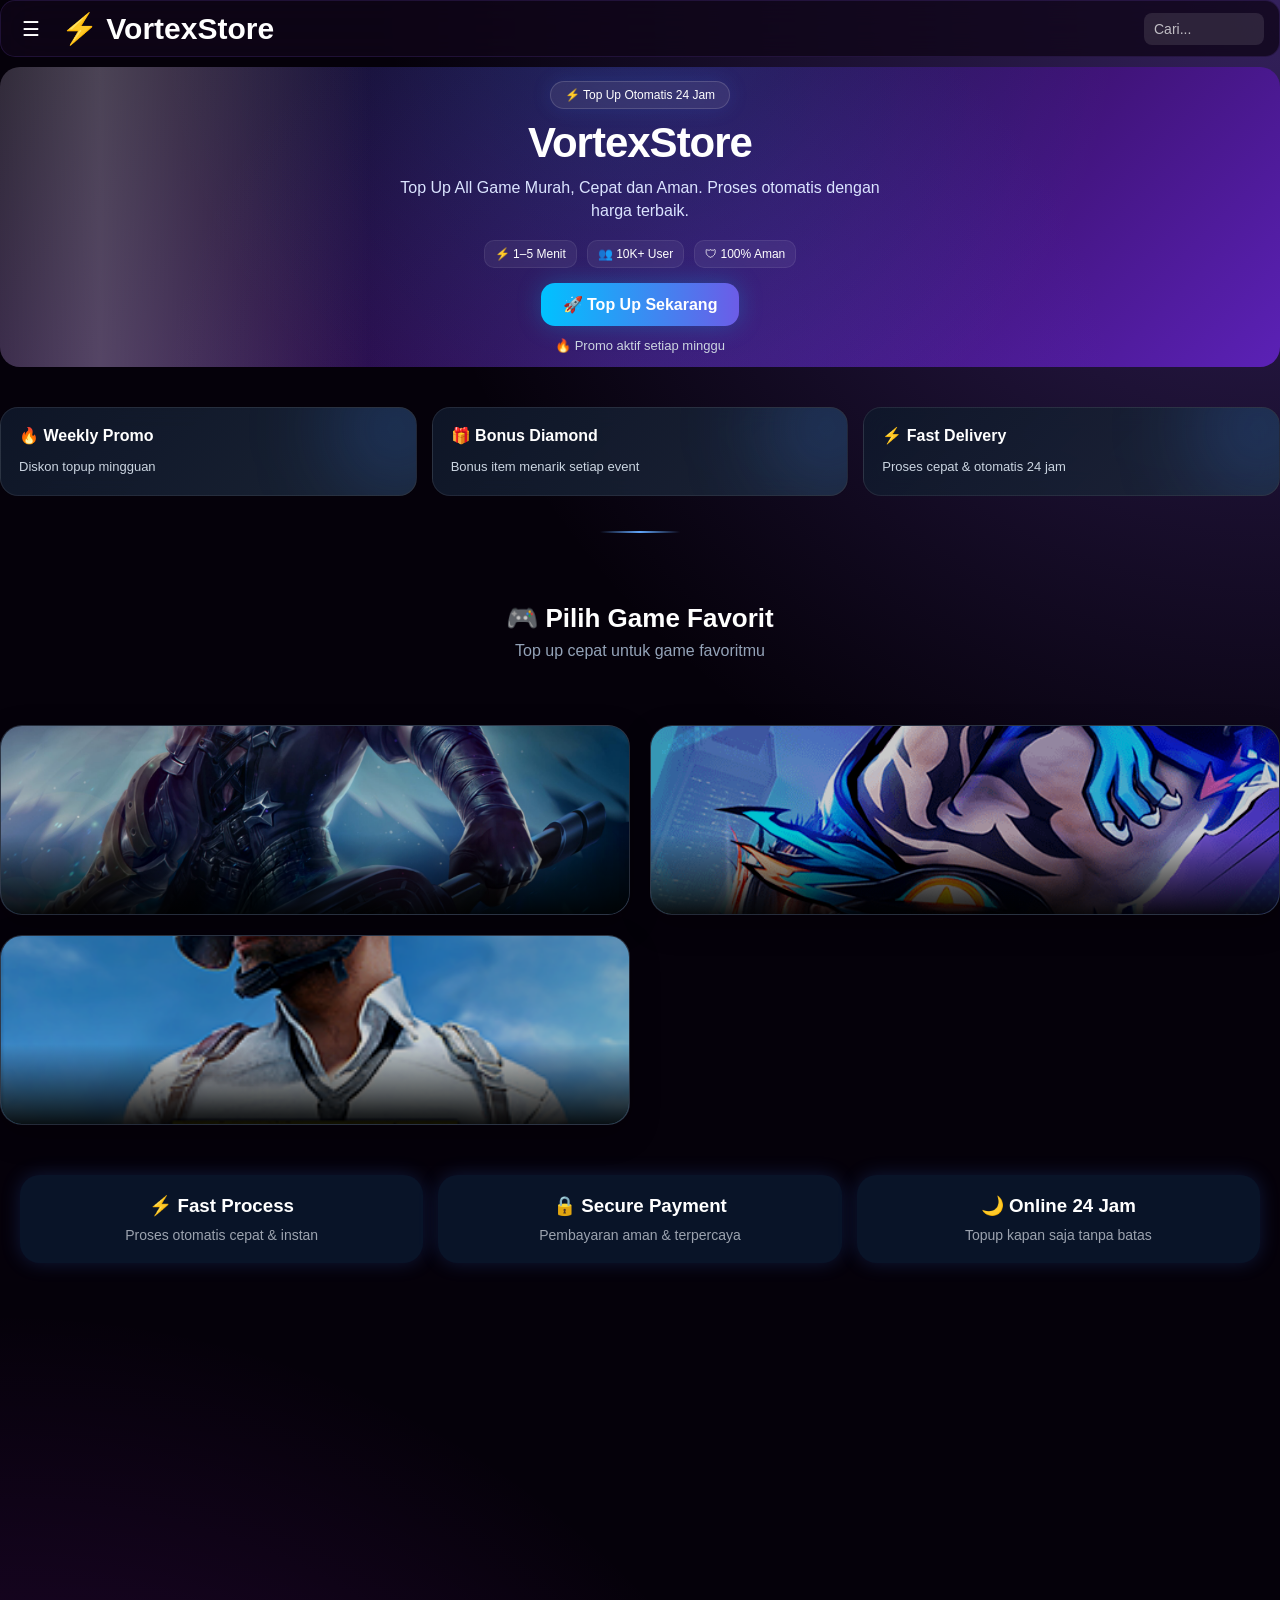
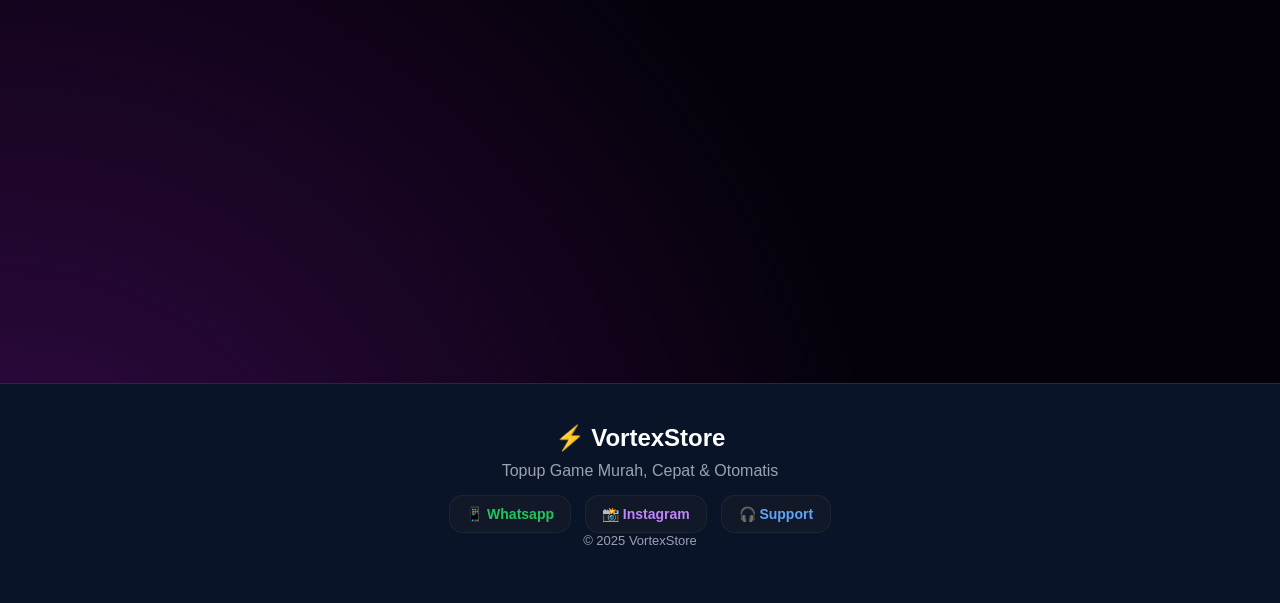
<file: public/index.html>
<!DOCTYPE html>
<html lang="id">

<head>
<meta charset="UTF-8">
<meta name="viewport" content="width=device-width, initial-scale=1.0">

<title>VortexStore</title>

<link rel="stylesheet" href="css/style.css">
  
</head>

<body>

<header class="navbar">

<div class="menu-btn"
onclick="toggleMenu()">
☰
</div>

<div class="logo">
⚡ VortexStore
</div>

<div class="search-container">

<input
type="text"
id="searchInput"
placeholder="Cari..."
onkeyup="searchProducts()">

</div>

</header>

<div class="overlay"
id="overlay"
onclick="toggleMenu()"></div>

<nav class="side-menu"
id="mobileMenu">

<div class="close-btn"
onclick="toggleMenu()">

✕

</div>

<a href="#">Home</a>

<a href="#">Topup Game</a>

<a href="#">Cek Transaksi</a>

<a href="#">Contact</a>

</nav>

<!-- HEADER -->

<!-- PRODUCTS -->

<div class="hero-banner">

  <div class="hero-content">

    <div class="hero-badge">⚡ Top Up Otomatis 24 Jam</div>

    <h1>VortexStore</h1>

    <p>Top Up All Game Murah, Cepat dan Aman. Proses otomatis dengan harga terbaik.</p>

    <div class="hero-meta">
      <span>⚡ 1–5 Menit</span>
      <span>👥 10K+ User</span>
      <span>🛡 100% Aman</span>
    </div>

    <a href="#topup" class="cta-btn">🚀 Top Up Sekarang</a>

    <div class="hero-subtext">
🔥 Promo aktif setiap minggu
    </div>

  </div>

</div>

<div class="mini-event">

<div class="event-card">

<div class="event-text">

<h3>
🔥 Weekly Promo
</h3>

<p>
Diskon topup mingguan
</p>

</div>

</div>

<div class="event-card">

<div class="event-text">

<h3>
🎁 Bonus Diamond
</h3>

<p>
Bonus item menarik setiap event
</p>

</div>

</div>

<div class="event-card">

<div class="event-text">

<h3>
⚡ Fast Delivery
</h3>

<p>
Proses cepat & otomatis 24 jam
</p>

</div>

</div>

</div>

<div class="section-divider"></div>

<h2 class="section-title">
🎮 Pilih Game Favorit
</h2>

<p class="section-subtitle">
Top up cepat untuk game favoritmu
</p>

<div class="game-grid">

<div class="game-card"
onclick="window.location.href='Mobile_Legends.html'">

<img src="images/ml.jpg">

</div>

<div class="game-card"
onclick="window.location.href='Free_Fire.html'">

<img src="images/ff.png">

</div>

<div class="game-card"
onclick="window.location.href='PUBG.html'">

<img src="images/pubg.jpg">

</div>

</div>

<section class="features">

<div class="feature-box">
<h3>⚡ Fast Process</h3>
<p>Proses otomatis cepat & instan</p>
</div>

<div class="feature-box">
<h3>🔒 Secure Payment</h3>
<p>Pembayaran aman & terpercaya</p>
</div>

<div class="feature-box">
<h3>🌙 Online 24 Jam</h3>
<p>Topup kapan saja tanpa batas</p>
</div>

</section>

<div class="products" id="products"></div>

<!-- SCRIPT -->

<div class="popup" id="popup">

<div class="popup-box">

<h2 id="productName">
Mobile Legends
</h2>

<div class="product-price" id="productPrice">
Rp 0
</div>

<div id="serverBox">

<input
type="text"
id="UserId"
placeholder="Masukkan User ID"
onkeyup="checkNickname()">

</div>

<div id="serverBox">

<input
type="text"
id="serverId"
placeholder="Masukkan Server ID"
onkeyup="checkNickname()">

</div>

<div id="nicknameBox">
Nickname: -
</div>

<div class="loading" id="loading">
Memproses transaksi...
</div>

<div class="result-box" id="resultBox">
Status transaksi
</div>

<button onclick="submitOrder()">
Checkout
</button>

<button class="close-btn"
onclick="closePopup()">
Tutup
</button>

</div>

</div>

<footer class="footer">

<h2>⚡ VortexStore</h2>

<p>
Topup Game Murah, Cepat & Otomatis
</p>

<div class="footer-links">

<a href="javascript:void(0)"
style="color:#22c55e;">

📱 Whatsapp

</a>

<a href="javascript:void(0)"
style="color:#c084fc;">

📸 Instagram

</a>

<a href="javascript:void(0)"
style="color:#60a5fa;">

🎧 Support

</a>

</div>

<p class="copyright">
© 2025 VortexStore
</p>

</footer>

<script src="js/script.js"></script>
</body>
</html>
</file>
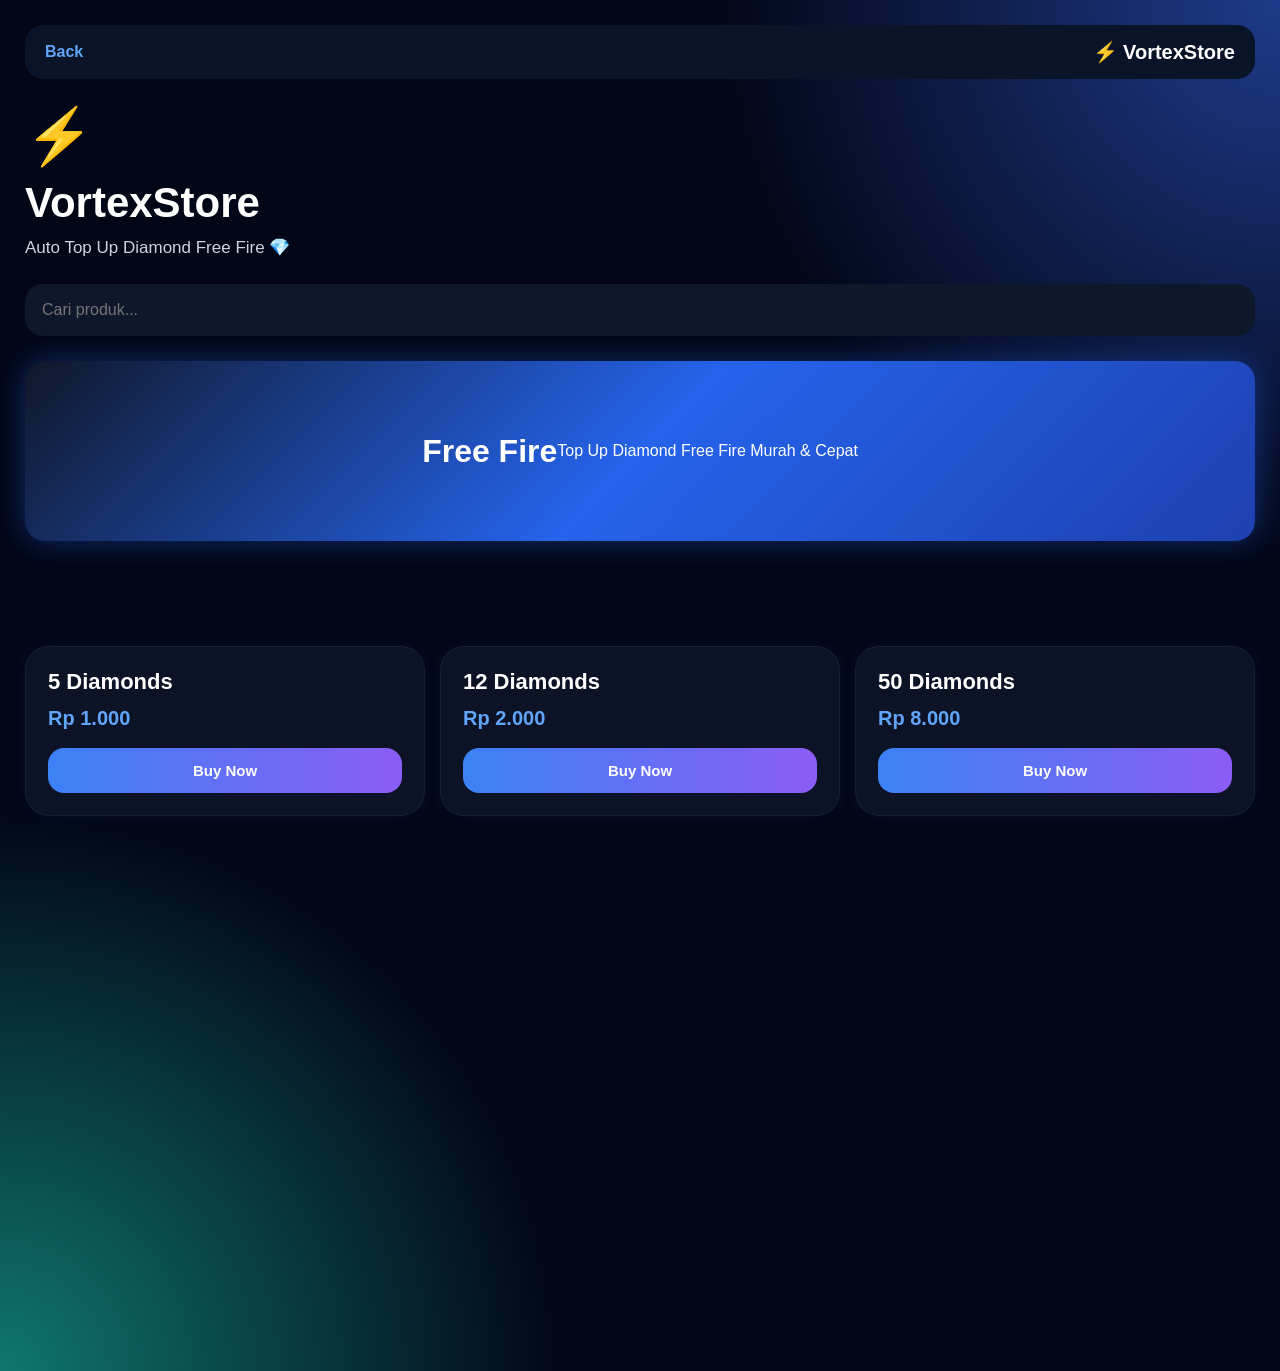
<file: public/Free_Fire.html>
<!DOCTYPE html>
<html lang="id">

<head>
<meta charset="UTF-8">
<meta name="viewport" content="width=device-width, initial-scale=1.0">

<title>VortexStore</title>

<style>

.top-nav{

display:flex;

align-items:center;

justify-content:space-between;

margin-bottom:25px;

padding:15px 20px;

background:#091428;

border-radius:18px;

}

.top-nav a{

color:#60a5fa;

text-decoration:none;

font-weight:bold;

}

.top-nav h2{

color:white;

font-size:20px;

}

.back-btn{

display:inline-block;

margin-bottom:20px;

padding:12px 20px;

border-radius:12px;

background:#111827;

color:white;

text-decoration:none;

font-weight:bold;

transition:.3s;

}

.back-btn:hover{

background:#2563eb;

}

.hero-banner{

position:relative;
height:180px;

border-radius:20px;

overflow:hidden;

margin-bottom:25px;

background:
linear-gradient(
135deg,
position:relative;
z-index:0;
#0f172a,
#1e3a8a,
#2563eb
);

display:flex;
align-items:center;
justify-content:center;

box-shadow:
0 0 25px rgba(37,99,235,0.5);

}

.ml-banner{

background:
linear-gradient(
135deg,
#0f172a,
#2563eb,
#1e40af
);

padding:40px 20px;

border-radius:20px;

margin-bottom:30px;

box-shadow:
0 0 30px rgba(37,99,235,.4);

}

.slide{

position:absolute;

font-size:28px;
font-weight:bold;

color:white;

opacity:0;

transition:1s;

text-align:center;
padding:20px;

}

.slide.active{

opacity:1;

}

*{
margin:0;
padding:0;
box-sizing:border-box;
}

body{
overflow-x:hidden;
min-height:100vh;
display:flex;
flex-direction:column;
}

.products{
display:grid;
grid-template-columns:
repeat(auto-fit,minmax(160px,1fr));

gap:40px;

margin-top:40px;
  
position:relative;
z-index:1;

}

.card{
width:100%;
overflow:hidden;
}

.popup{
position: fixed;
top: 0;
left: 0;
width: 100%;
height: 100%;
background: rgba(0,0,0,0.7);
display: none;
justify-content: center;
align-items: center;
z-index: 9999;
padding: 20px;
box-sizing: border-box;
}

.popup-box{
background:#0f172a;
padding:30px;
border-radius:25px;
width:100%;
max-width:400px;
}

.popup-box input{
width:100%;
max-width:100%;
}

.popup-box button{
width:100%;
max-width:100%;
}

.footer{
margin-top:auto;
}

.game-grid{

display:grid;
grid-template-columns:
repeat(2,1fr);

gap:15px;
margin-bottom:25px;

}

.game-card{

position:relative;
border-radius:18px;
overflow:hidden;
cursor:pointer;
transition:0.3s;
background:#111827;

}

.game-card:hover{

transform:scale(1.03);

}

.game-card img{

width:100%;
height:140px;
object-fit:cover;
display:block;

}

.game-name{

position:absolute;
bottom:0;
left:0;
right:0;

padding:10px;

background:
linear-gradient(
transparent,
rgba(0,0,0,0.9)
);

color:white;
font-weight:bold;
font-size:15px;

}

.game-menu{

display:flex;
gap:10px;
margin-bottom:20px;
flex-wrap:wrap;

}

.game-menu button{

padding:12px 18px;
border:none;
border-radius:12px;
background:#1e293b;
color:white;
cursor:pointer;
font-weight:bold;
transition:0.3s;

}

.game-menu button:hover{

background:#2563eb;

}

#nicknameBox{

margin-top:10px;
padding:10px;
background:#111827;
border-radius:10px;
color:#00ff99;
font-size:14px;

}

.result-box{
display:none;
margin-top:15px;
padding:15px;
border-radius:14px;
text-align:center;
font-weight:bold;
}

.success{
background:#064e3b;
color:#6ee7b7;
}

.failed{
background:#7f1d1d;
color:#fca5a5;
}

.loading{
display:none;
margin-top:15px;
background:#111827;
padding:14px;
border-radius:14px;
text-align:center;
color:#60a5fa;
font-weight:bold;
}

*{
margin:0;
padding:0;
box-sizing:border-box;
font-family:Arial,sans-serif;
}

body{
background:
radial-gradient(circle at top right,#1e3a8a 0%,transparent 30%),
radial-gradient(circle at bottom left,#0f766e 0%,transparent 30%),
#020617;
color:white;
padding:25px;
min-height:100vh;
overflow-x:hidden;
}

/* HEADER */

.header{
margin-bottom:35px;
}

.logo{
font-size:55px;
margin-bottom:10px;
}

.title{
font-size:42px;
font-weight:bold;
margin-bottom:10px;
}

.subtitle{
font-size:17px;
color:#cbd5e1;
}

/* SEARCH */

.search-box{
margin-top:26px;
margin-bottom:25px;
}

.search-box input{
width:100%;
padding:17px;
border:none;
outline:none;
border-radius:18px;
background:#0f172a;
color:white;
font-size:16px;
}

/* PRODUCTS */

.products{

display:grid;
grid-template-columns:repeat(auto-fit,minmax(150px,1fr));
gap:15px;

min-height:700px;

align-content:start;

}

/* CARD */

.card{
background:rgba(15,23,42,0.85);
border:1px solid rgba(255,255,255,0.05);
padding:22px;
border-radius:24px;
backdrop-filter:blur(10px);
transition:0.3s;
box-shadow:
0 0 15px rgba(59,130,246,0.08);
width:100%;
box-sizing:border-box;

}

.card:hover{
transform:translateY(-4px);
box-shadow:
0 0 20px rgba(59,130,246,0.2);
}

.card h2{
font-size:22px;
margin-bottom:12px;
}

.price{
font-size:20px;
font-weight:bold;
color:#60a5fa;
margin-bottom:18px;
}

.buy-btn{
width:100%;
padding:14px;
border:none;
border-radius:16px;
background:linear-gradient(to right,#3b82f6,#8b5cf6);
color:white;
font-size:15px;
font-weight:bold;
cursor:pointer;
transition:0.2s;
}

.buy-btn:hover{
opacity:0.9;
}

/* MOBILE */

@media(max-width:700px){

.products{
grid-template-columns:1fr;
}

.title{
font-size:34px;
}

.popup{
position:fixed;
top:0;
left:0;
width:100%;
height:100%;
background:rgba(0,0,0,0.75);
display:none;
justify-content:center;
align-items:center;
z-index:999;
padding:20px;
}

.popup-box{
background:#0f172a;
width:100%;
max-width:420px;
padding:30px;
border-radius:24px;
border:1px solid rgba(255,255,255,0.05);
box-shadow:
0 0 30px rgba(59,130,246,0.2);
}

.popup-box input::placeholder{
color:#94a3b8;
}

.popup-box h2{
font-size:28px;
margin-bottom:10px;
}

.product-price{
font-size:22px;
font-weight:bold;
color:#60a5fa;
margin-bottom:25px;
}

.popup-box input{
width:100%;
padding:15px;
border:none;
outline:none;
border-radius:14px;
background:#1e293b;
color:white;
font-size:16px;
margin-bottom:15px;
}

.nickname{
background:#111827;
padding:14px;
border-radius:14px;
margin-bottom:20px;
color:#cbd5e1;
}

.popup-box button{
width:100%;
padding:15px;
border:none;
border-radius:14px;
background:linear-gradient(to right,#3b82f6,#8b5cf6);
color:white;
font-size:16px;
font-weight:bold;
margin-top:10px;
cursor:pointer;
}

.close-btn{
background:#ef4444 !important;
}

}

</style>

</head>

<body>

<!-- HEADER -->

<div class="top-nav">

<a href="index.html">
Back
</a>

<h2>⚡ VortexStore</h2>

</div>

<div class="header">

<div class="logo">⚡</div>

<div class="title">
VortexStore
</div>

<div class="subtitle">
Auto Top Up Diamond Free Fire 💎
</div>

<div class="search-box">
<input type="text"
id="searchInput"
placeholder="Cari produk..."
onkeyup="searchProducts()">
</div>

<!-- PRODUCTS -->

<div class="hero-banner ml-banner">

<h1>Free Fire</h1>

<p>
Top Up Diamond Free Fire Murah & Cepat
</p>

</div>
  
</div>

<div class="products" id="products"></div>

<!-- SCRIPT -->

<div class="popup" id="popup">

<div class="popup-box">

<h2 id="productName">Product</h2>

<div class="product-price" id="productPrice">
Rp 0
</div>

<input
type="text"
id="userId"
placeholder="Masukkan User ID"
onkeyup="checkNickname()">

<div id="serverBox">

<input
type="text"
id="serverId"
placeholder="Masukkan Server ID">

</div>

<div id="nicknameBox">
Nickname: -
</div>

<div class="loading" id="loading">
Memproses transaksi...
</div>

<div class="result-box" id="resultBox">
Status transaksi
</div>

<button onclick="submitOrder()">
Checkout
</button>

<button
class="close-btn"
onclick="closePopup()">
Tutup
</button>

</div>
  
</div>

<script>

async function checkNickname(){

const userId =
document.getElementById("userId").value

if(userId.length < 5) return

try{

const response =
await fetch('/nickname',{

method:'POST',

headers:{
'Content-Type':'application/json'
},

body:JSON.stringify({
userId
})

})

const data = await response.json()

document.getElementById(
'nicknameBox'
).innerHTML =
'Nickname: ' + data.nickname

}catch(err){

document.getElementById(
'nicknameBox'
).innerHTML =
'Nickname tidak ditemukan'

}

}


let currentGame = ''
const games = {

ml:[

{
service:"MLA3-S13",
name:"3 Diamonds",
price:"Rp 1.030"
},

{
service:"MLA5-S13",
name:"5 Diamonds",
price:"Rp 1.452"
},

{
service:"MLA10-S13",
name:"10 Diamonds",
price:"Rp 2.904"
}

],

ff:[

{
kode:'FF5',
nama:'5 Diamonds',
harga:'Rp 1.000'
},

{
kode:'FF12',
nama:'12 Diamonds',
harga:'Rp 2.000'
},

{
kode:'FF50',
nama:'50 Diamonds',
harga:'Rp 8.000'
}

],

pubg:[

{
service:"PUBG60",
name:"60 UC",
price:"Rp 15.000"
}

]

}

const productContainer = document.querySelector(".products")

function loadGame(game){

const productContainer =
document.getElementById("products")

productContainer.innerHTML = ""

games[game].forEach(product=>{

productContainer.innerHTML += `

<div class="card">

<h2>${product.nama}</h2>

<div class="price">
${product.harga}
</div>

<button class="buy-btn"
onclick="orderNow(
'${product.kode}',
'${product.nama}',
'${product.harga}'
)">
Buy Now
</button>

</div>

`

})

}


function searchProducts() {

const input = document
.getElementById("searchInput")
.value.toLowerCase()

const cards =
document.querySelectorAll(".card")

cards.forEach(card => {

const text =
card.innerText.toLowerCase()

if(text.includes(input)) {

card.style.display = "block"

} else {

card.style.display = "none"

}

})

}


let selectedService = ''
let selectedPrice = ''
let selectedProduct = ''

function orderNow(service,product,price){

selectedService = service
selectedProduct = product
selectedPrice = price

document.getElementById('popup')
.style.display = 'flex'

const serverBox =
document.getElementById('serverBox')

if(currentGame === 'ml'){

serverBox.style.display = 'block'

}else{

serverBox.style.display = 'none'

}

document.getElementById('productName')
.innerText = product

document.getElementById('productPrice')
.innerText = price

}

function closePopup(){

document.getElementById('popup')
.style.display = 'none'

}

async function submitOrder(){

const userId =
document.getElementById('userId').value

if(!userId){

alert('Lengkapi data')

return

}

document.getElementById('nicknameBox')
.innerText = 'Nickname: Player FF'

document.getElementById('loading')
.style.display = 'block'

try{

const response = await fetch('/order',{

method:'POST',

headers:{
'Content-Type':'application/json'
},

body:JSON.stringify({

userId:userId,
service:selectedService

})

})

const result = await response.json()

document.getElementById('loading')
.style.display = 'none'

alert(JSON.stringify(result))

const resultBox =
document.getElementById('resultBox')

resultBox.style.display = 'block'

if(
result.result == true ||
result.success == true
){

resultBox.className =
'result-box success'

resultBox.innerText =
'✅ Transaksi Berhasil'

}else{

resultBox.className =
'result-box failed'

resultBox.innerText =
'❌ ' + (
result.message ||
'Transaksi Gagal'
)

}

}catch(err){

document.getElementById('loading')
.style.display = 'none'

alert('Server Error')

}

}

const slides =
document.querySelectorAll('.slide')

let currentSlide = 0

setInterval(()=>{

slides[currentSlide]
.classList.remove('active')

currentSlide++

if(currentSlide >= slides.length){

currentSlide = 0

}

slides[currentSlide]
.classList.add('active')

},3000)

loadGame('ff')

</script>
</body>
  </html>
</file>
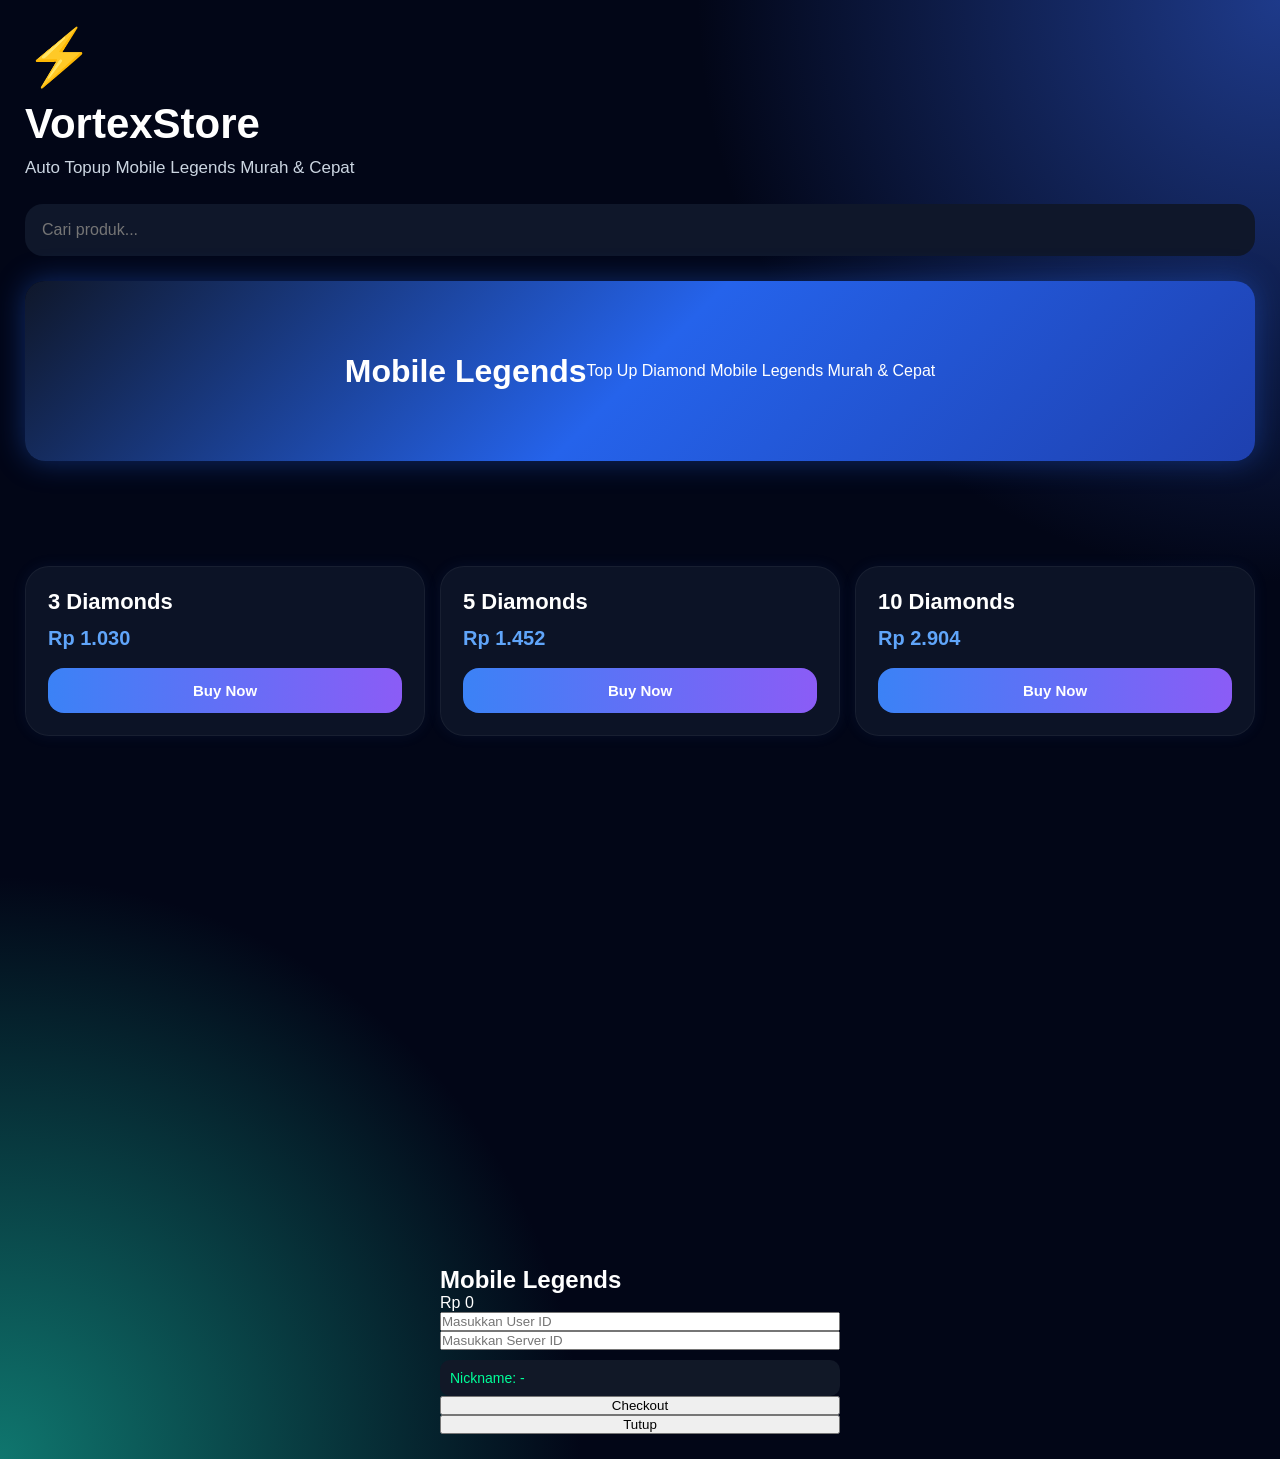
<file: public/ml.html>
<!DOCTYPE html>
<html lang="id">

<head>
<meta charset="UTF-8">
<meta name="viewport" content="width=device-width, initial-scale=1.0">

<title>VortexStore</title>

<style>

.hero-banner{

position:relative;
height:180px;

border-radius:20px;

overflow:hidden;

margin-bottom:25px;

background:
linear-gradient(
135deg,
position:relative;
z-index:0;
#0f172a,
#1e3a8a,
#2563eb
);

display:flex;
align-items:center;
justify-content:center;

box-shadow:
0 0 25px rgba(37,99,235,0.5);

}

.ml-banner{

background:
linear-gradient(
135deg,
#0f172a,
#2563eb,
#1e40af
);

padding:40px 20px;

border-radius:20px;

margin-bottom:30px;

box-shadow:
0 0 30px rgba(37,99,235,.4);

}

.slide{

position:absolute;

font-size:28px;
font-weight:bold;

color:white;

opacity:0;

transition:1s;

text-align:center;
padding:20px;

}

.slide.active{

opacity:1;

}

*{
margin:0;
padding:0;
box-sizing:border-box;
}

body{
overflow-x:hidden;
min-height:100vh;
display:flex;
flex-direction:column;
}

.products{
display:grid;
grid-template-columns:
repeat(auto-fit,minmax(160px,1fr));

gap:40px;

margin-top:40px;
  
position:relative;
z-index:1;

}

.card{
width:100%;
overflow:hidden;
}

.popup-box{
width:90%;
max-width:400px;
margin:auto;
}

.popup-box input{
width:100%;
max-width:100%;
}

.popup-box button{
width:100%;
max-width:100%;
}

.footer{
margin-top:auto;
}

.game-grid{

display:grid;
grid-template-columns:
repeat(2,1fr);

gap:15px;
margin-bottom:25px;

}

.game-card{

position:relative;
border-radius:18px;
overflow:hidden;
cursor:pointer;
transition:0.3s;
background:#111827;

}

.game-card:hover{

transform:scale(1.03);

}

.game-card img{

width:100%;
height:140px;
object-fit:cover;
display:block;

}

.game-name{

position:absolute;
bottom:0;
left:0;
right:0;

padding:10px;

background:
linear-gradient(
transparent,
rgba(0,0,0,0.9)
);

color:white;
font-weight:bold;
font-size:15px;

}

.game-menu{

display:flex;
gap:10px;
margin-bottom:20px;
flex-wrap:wrap;

}

.game-menu button{

padding:12px 18px;
border:none;
border-radius:12px;
background:#1e293b;
color:white;
cursor:pointer;
font-weight:bold;
transition:0.3s;

}

.game-menu button:hover{

background:#2563eb;

}

#nicknameBox{

margin-top:10px;
padding:10px;
background:#111827;
border-radius:10px;
color:#00ff99;
font-size:14px;

}

.result-box{
display:none;
margin-top:15px;
padding:15px;
border-radius:14px;
text-align:center;
font-weight:bold;
}

.success{
background:#064e3b;
color:#6ee7b7;
}

.failed{
background:#7f1d1d;
color:#fca5a5;
}

.loading{
display:none;
margin-top:15px;
background:#111827;
padding:14px;
border-radius:14px;
text-align:center;
color:#60a5fa;
font-weight:bold;
}

*{
margin:0;
padding:0;
box-sizing:border-box;
font-family:Arial,sans-serif;
}

body{
background:
radial-gradient(circle at top right,#1e3a8a 0%,transparent 30%),
radial-gradient(circle at bottom left,#0f766e 0%,transparent 30%),
#020617;
color:white;
padding:25px;
min-height:100vh;
overflow-x:hidden;
}

/* HEADER */

.header{
margin-bottom:35px;
}

.logo{
font-size:55px;
margin-bottom:10px;
}

.title{
font-size:42px;
font-weight:bold;
margin-bottom:10px;
}

.subtitle{
font-size:17px;
color:#cbd5e1;
}

/* SEARCH */

.search-box{
margin-top:26px;
margin-bottom:25px;
}

.search-box input{
width:100%;
padding:17px;
border:none;
outline:none;
border-radius:18px;
background:#0f172a;
color:white;
font-size:16px;
}

/* PRODUCTS */

.products{

display:grid;
grid-template-columns:repeat(auto-fit,minmax(150px,1fr));
gap:15px;

min-height:700px;

align-content:start;

}

/* CARD */

.card{
background:rgba(15,23,42,0.85);
border:1px solid rgba(255,255,255,0.05);
padding:22px;
border-radius:24px;
backdrop-filter:blur(10px);
transition:0.3s;
box-shadow:
0 0 15px rgba(59,130,246,0.08);
width:100%;
box-sizing:border-box;

}

.card:hover{
transform:translateY(-4px);
box-shadow:
0 0 20px rgba(59,130,246,0.2);
}

.card h2{
font-size:22px;
margin-bottom:12px;
}

.price{
font-size:20px;
font-weight:bold;
color:#60a5fa;
margin-bottom:18px;
}

.buy-btn{
width:100%;
padding:14px;
border:none;
border-radius:16px;
background:linear-gradient(to right,#3b82f6,#8b5cf6);
color:white;
font-size:15px;
font-weight:bold;
cursor:pointer;
transition:0.2s;
}

.buy-btn:hover{
opacity:0.9;
}

/* MOBILE */

@media(max-width:700px){

.products{
grid-template-columns:1fr;
}

.title{
font-size:34px;
}

.popup{
position:fixed;
top:0;
left:0;
width:100%;
height:100%;
background:rgba(0,0,0,0.75);
display:none;
justify-content:center;
align-items:center;
z-index:999;
padding:20px;
}

.popup-box{
background:#0f172a;
width:100%;
max-width:420px;
padding:30px;
border-radius:24px;
border:1px solid rgba(255,255,255,0.05);
box-shadow:
0 0 30px rgba(59,130,246,0.2);
}

.popup-box input::placeholder{
color:#94a3b8;
}

.popup-box h2{
font-size:28px;
margin-bottom:10px;
}

.product-price{
font-size:22px;
font-weight:bold;
color:#60a5fa;
margin-bottom:25px;
}

.popup-box input{
width:100%;
padding:15px;
border:none;
outline:none;
border-radius:14px;
background:#1e293b;
color:white;
font-size:16px;
margin-bottom:15px;
}

.nickname{
background:#111827;
padding:14px;
border-radius:14px;
margin-bottom:20px;
color:#cbd5e1;
}

.popup-box button{
width:100%;
padding:15px;
border:none;
border-radius:14px;
background:linear-gradient(to right,#3b82f6,#8b5cf6);
color:white;
font-size:16px;
font-weight:bold;
margin-top:10px;
cursor:pointer;
}

.close-btn{
background:#ef4444 !important;
}

}

</style>

</head>

<body>

<!-- HEADER -->

<div class="header">

<div class="logo">⚡</div>

<div class="title">
VortexStore
</div>

<div class="subtitle">
Auto Topup Mobile Legends Murah & Cepat
</div>

<div class="search-box">
<input type="text"
id="searchInput"
placeholder="Cari produk..."
onkeyup="searchProducts()">
</div>

<!-- PRODUCTS -->

<div class="hero-banner ml-banner">

<h1>Mobile Legends</h1>

<p>
Top Up Diamond Mobile Legends Murah & Cepat
</p>

</div>
  
</div>

<div class="products" id="products"></div>

<!-- SCRIPT -->

<div class="popup" id="popup">

<div class="popup-box">

<h2 id="productName">
Mobile Legends
</h2>

<div class="product-price" id="productPrice">
Rp 0
</div>

<div id="serverBox">

<input
type="text"
id="UserId"
placeholder="Masukkan User ID"
onkeyup="checkNickname()">

</div>

<div id="serverBox">

<input
type="text"
id="serverId"
placeholder="Masukkan Server ID"
onkeyup="checkNickname()">

</div>

<div id="nicknameBox">
Nickname: -
</div>

<div class="loading" id="loading">
Memproses transaksi...
</div>

<div class="result-box" id="resultBox">
Status transaksi
</div>

<button onclick="submitOrder()">
Checkout
</button>

<button class="close-btn"
onclick="closePopup()">
Tutup
</button>

</div>

</div>
  
<script>

async function checkNickname(){

const userId =
document.getElementById("userId").value

const serverId =
document.getElementById("serverId").value

if(userId.length < 5) return

try{

const response =
await fetch('/nickname',{

method:'POST',

headers:{
'Content-Type':'application/json'
},

body:JSON.stringify({
userId,
serverId
})

})

const data = await response.json()

document.getElementById(
'nicknameBox'
).innerHTML =
'Nickname: ' + data.nickname

}catch(err){

document.getElementById(
'nicknameBox'
).innerHTML =
'Nickname tidak ditemukan'

}

}


let currentGame = ''
const games = {

ml:[

{
service:"MLA3-S13",
name:"3 Diamonds",
price:"Rp 1.030"
},

{
service:"MLA5-S13",
name:"5 Diamonds",
price:"Rp 1.452"
},

{
service:"MLA10-S13",
name:"10 Diamonds",
price:"Rp 2.904"
}

],

ff:[

{
service:"FF5",
name:"5 Diamonds FF",
price:"Rp 1.000"
},

{
service:"FF12",
name:"12 Diamonds FF",
price:"Rp 2.000"
}

],

pubg:[

{
service:"PUBG60",
name:"60 UC",
price:"Rp 15.000"
}

]

}

const productContainer = document.querySelector(".products")

function loadGame(game){

currentGame = game

const productContainer =
document.getElementById("products")

productContainer.innerHTML = ""

games[game].forEach(product=>{

productContainer.innerHTML += `

<div class="card">

<h2>${product.name}</h2>

<div class="price">
${product.price}
</div>

<button class="buy-btn"
onclick="orderNow(
'${product.service}',
'${product.name}',
'${product.price}'
)">
Buy Now
</button>

</div>

`

})

}


function searchProducts() {

const input = document
.getElementById("searchInput")
.value.toLowerCase()

const cards =
document.querySelectorAll(".card")

cards.forEach(card => {

const text =
card.innerText.toLowerCase()

if(text.includes(input)) {

card.style.display = "block"

} else {

card.style.display = "none"

}

})

}


let selectedService = ''
let selectedPrice = ''
let selectedProduct = ''

function orderNow(service,product,price){

selectedService = service
selectedProduct = product
selectedPrice = price

document.getElementById('popup')
.style.display = 'flex'

const serverBox =
document.getElementById('serverBox')

if(currentGame === 'ml'){

serverBox.style.display = 'block'

}else{

serverBox.style.display = 'none'

}

document.getElementById('productName')
.innerText = product

document.getElementById('productPrice')
.innerText = price

}

function closePopup(){

document.getElementById('popup')
.style.display = 'none'

}

async function submitOrder(){

const userId =
document.getElementById('userId').value

const serverId =
document.getElementById('serverId').value

if(!userId || !serverId){

alert('Lengkapi data')

return

}

document.getElementById('nickname')
.innerText = 'Nickname: Player ML'

document.getElementById('loading')
.style.display = 'block'

try{

const response = await fetch('/order',{

method:'POST',

headers:{
'Content-Type':'application/json'
},

body:JSON.stringify({

userId:userId,
serverId:serverId,
service:selectedService

})

})

const result = await response.json()

document.getElementById('loading')
.style.display = 'none'

alert(JSON.stringify(result))

const resultBox =
document.getElementById('resultBox')

resultBox.style.display = 'block'

if(
result.result == true ||
result.success == true
){

resultBox.className =
'result-box success'

resultBox.innerText =
'✅ Transaksi Berhasil'

}else{

resultBox.className =
'result-box failed'

resultBox.innerText =
'❌ ' + (
result.message ||
'Transaksi Gagal'
)

}

}catch(err){

document.getElementById('loading')
.style.display = 'none'

alert('Server Error')

}

}

const slides =
document.querySelectorAll('.slide')

let currentSlide = 0

setInterval(()=>{

slides[currentSlide]
.classList.remove('active')

currentSlide++

if(currentSlide >= slides.length){

currentSlide = 0

}

slides[currentSlide]
.classList.add('active')

},3000)

loadGame('ml')

</script>
</body>
</html>
</file>
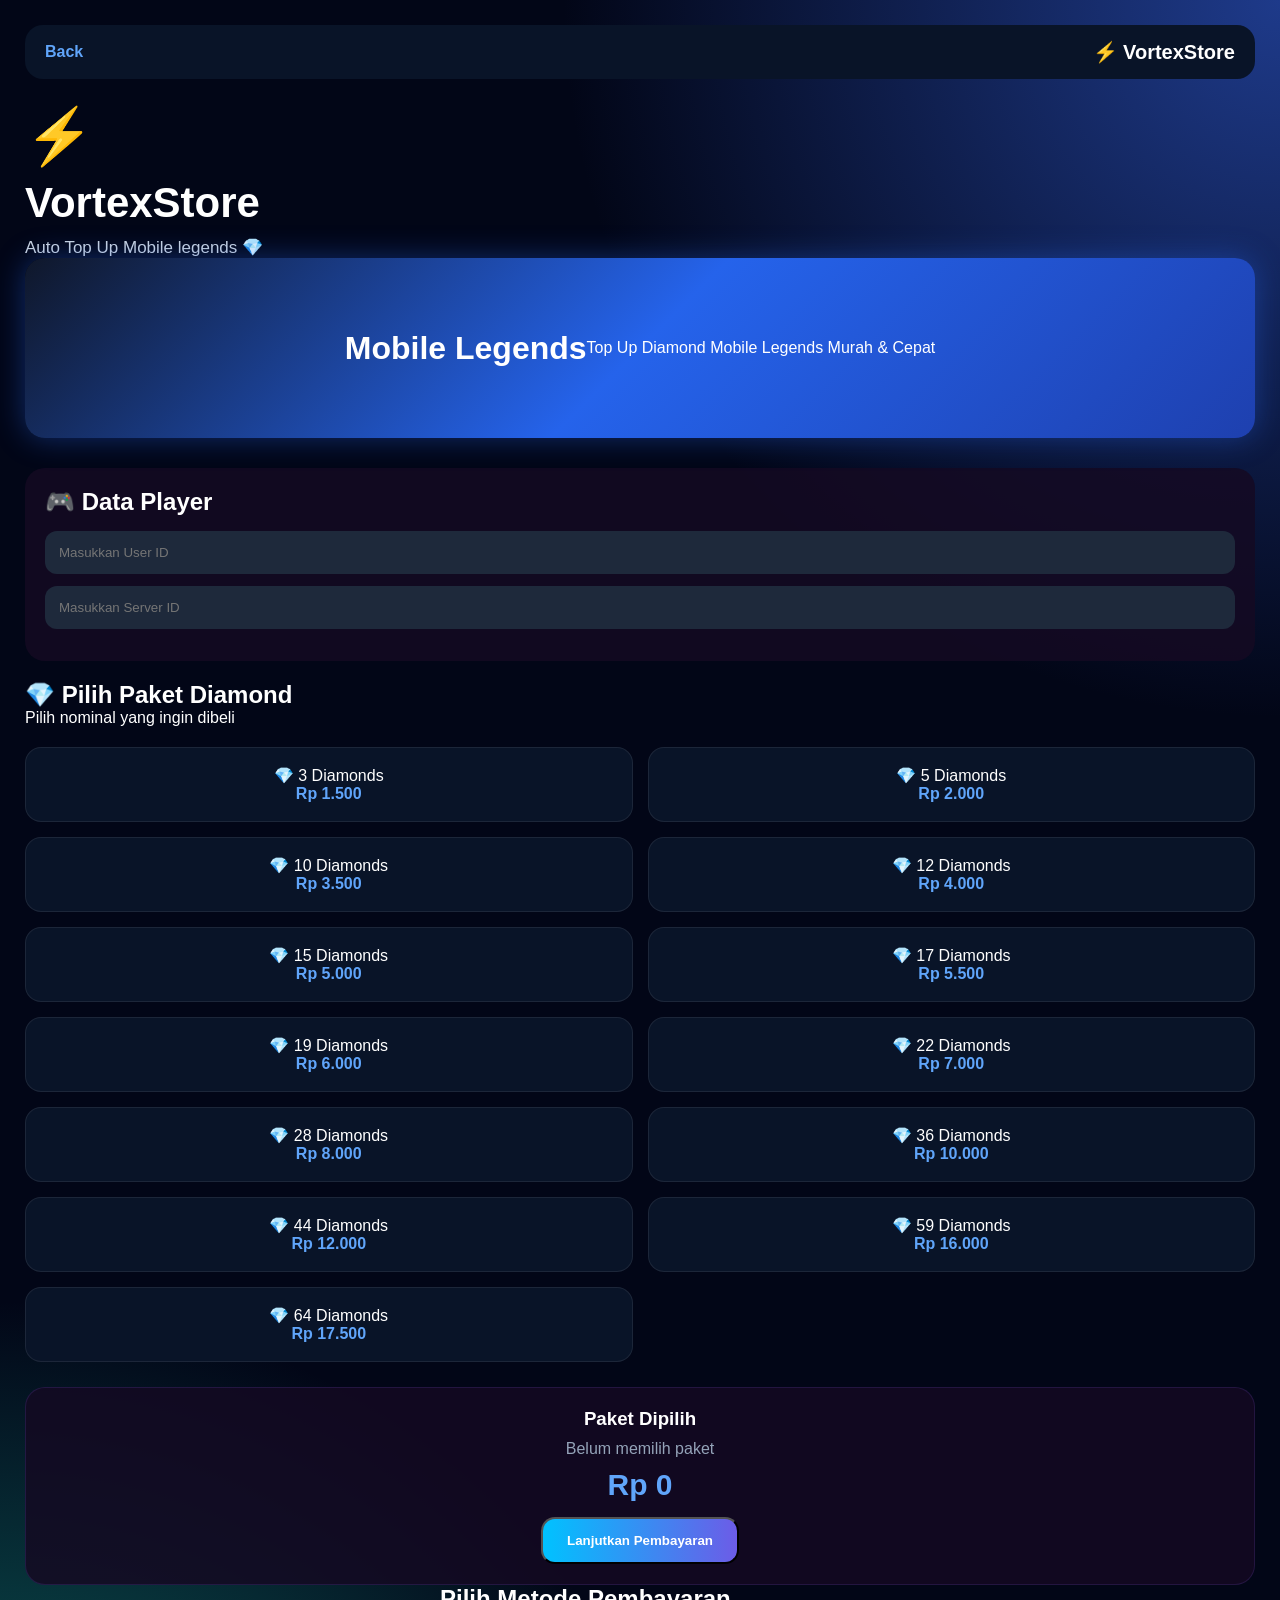
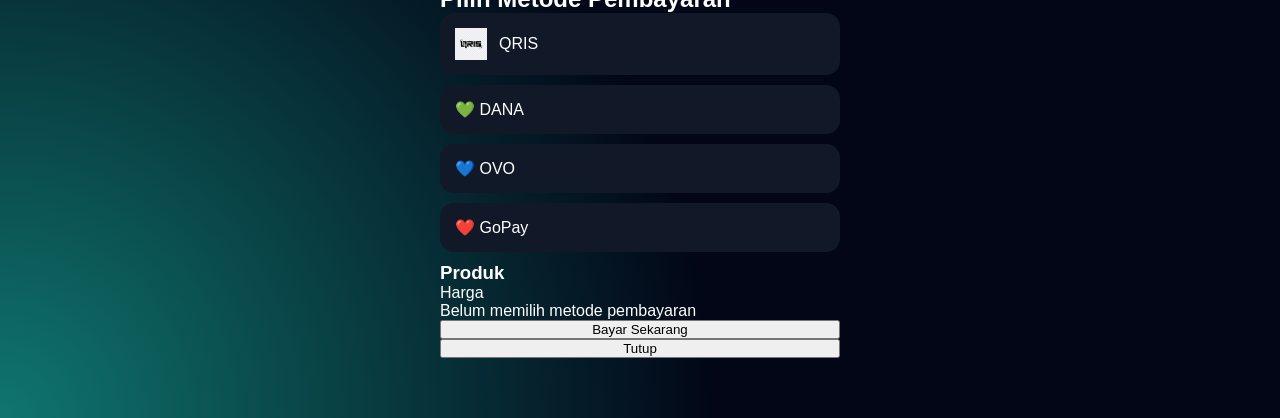
<file: public/Mobile_Legends.html>
<!DOCTYPE html>
<html lang="id">

<head>
<meta charset="UTF-8">
<meta name="viewport" content="width=device-width, initial-scale=1.0">

<title>VortexStore</title>

<link rel="stylesheet" href="css/product.css">
  
</head>

<body>

<!-- HEADER -->

<div class="top-nav">

<a href="index.html">
Back
</a>

<h2>⚡ VortexStore</h2>

</div>

<div class="header">

<div class="logo">⚡</div>

<div class="title">
VortexStore
</div>

<div class="subtitle">
Auto Top Up Mobile legends 💎
</div>

<!-- PRODUCTS -->

<div class="hero-banner ml-banner">

<h1>Mobile Legends</h1>

<p>
Top Up Diamond Mobile Legends Murah & Cepat
</p>

</div>

<div class="player-form">

<h2>🎮 Data Player</h2>

<input
id="userId"
type="text"
placeholder="Masukkan User ID">

<input
id="serverId"
type="text"
placeholder="Masukkan Server ID">

</div>

<section class="product-section">

<h2>
💎 Pilih Paket Diamond
</h2>

<p>
Pilih nominal yang ingin dibeli
</p>

<div id="packageGrid"
class="package-grid">
</div>

<div class="selected-package">

<h3>Paket Dipilih</h3>

<p id="selectedPackage">
Belum memilih paket
</p>

<h2 id="selectedPrice">
Rp 0
</h2>

<button
class="checkout-btn"
onclick="orderNow()">

Lanjutkan Pembayaran

</button>

</div>

</section>

<!-- SCRIPT -->

<div class="popup" id="popup">

<div class="popup-box">

<h2>Pilih Metode Pembayaran</h2>

<div class="payment-method"
onclick="selectPayment('QRIS')">

<img
src="images/qris.jpg"
alt="QRIS">

<span>QRIS</span>

</div>

<div class="payment-method"
onclick="selectPayment('DANA')">
💚 DANA
</div>

<div class="payment-method"
onclick="selectPayment('OVO')">
💙 OVO
</div>

<div class="payment-method"
onclick="selectPayment('GoPay')">
❤️ GoPay
</div>

<div class="payment-summary">

<h3 id="productName">
Produk
</h3>

<p id="productPrice">
Harga
</p>

<p id="paymentSelected">
Belum memilih metode pembayaran
</p>

</div>

<div class="loading" id="loading">
Memproses transaksi...
</div>

<div class="result-box" id="resultBox">
Status transaksi
</div>

<button onclick="submitOrder()">
Bayar Sekarang
</button>

<button class="close-btn"
onclick="closePopup()">
Tutup
</button>

</div>

</div>

<script src="js/product.js"></script>
</body>
</html>
</file>
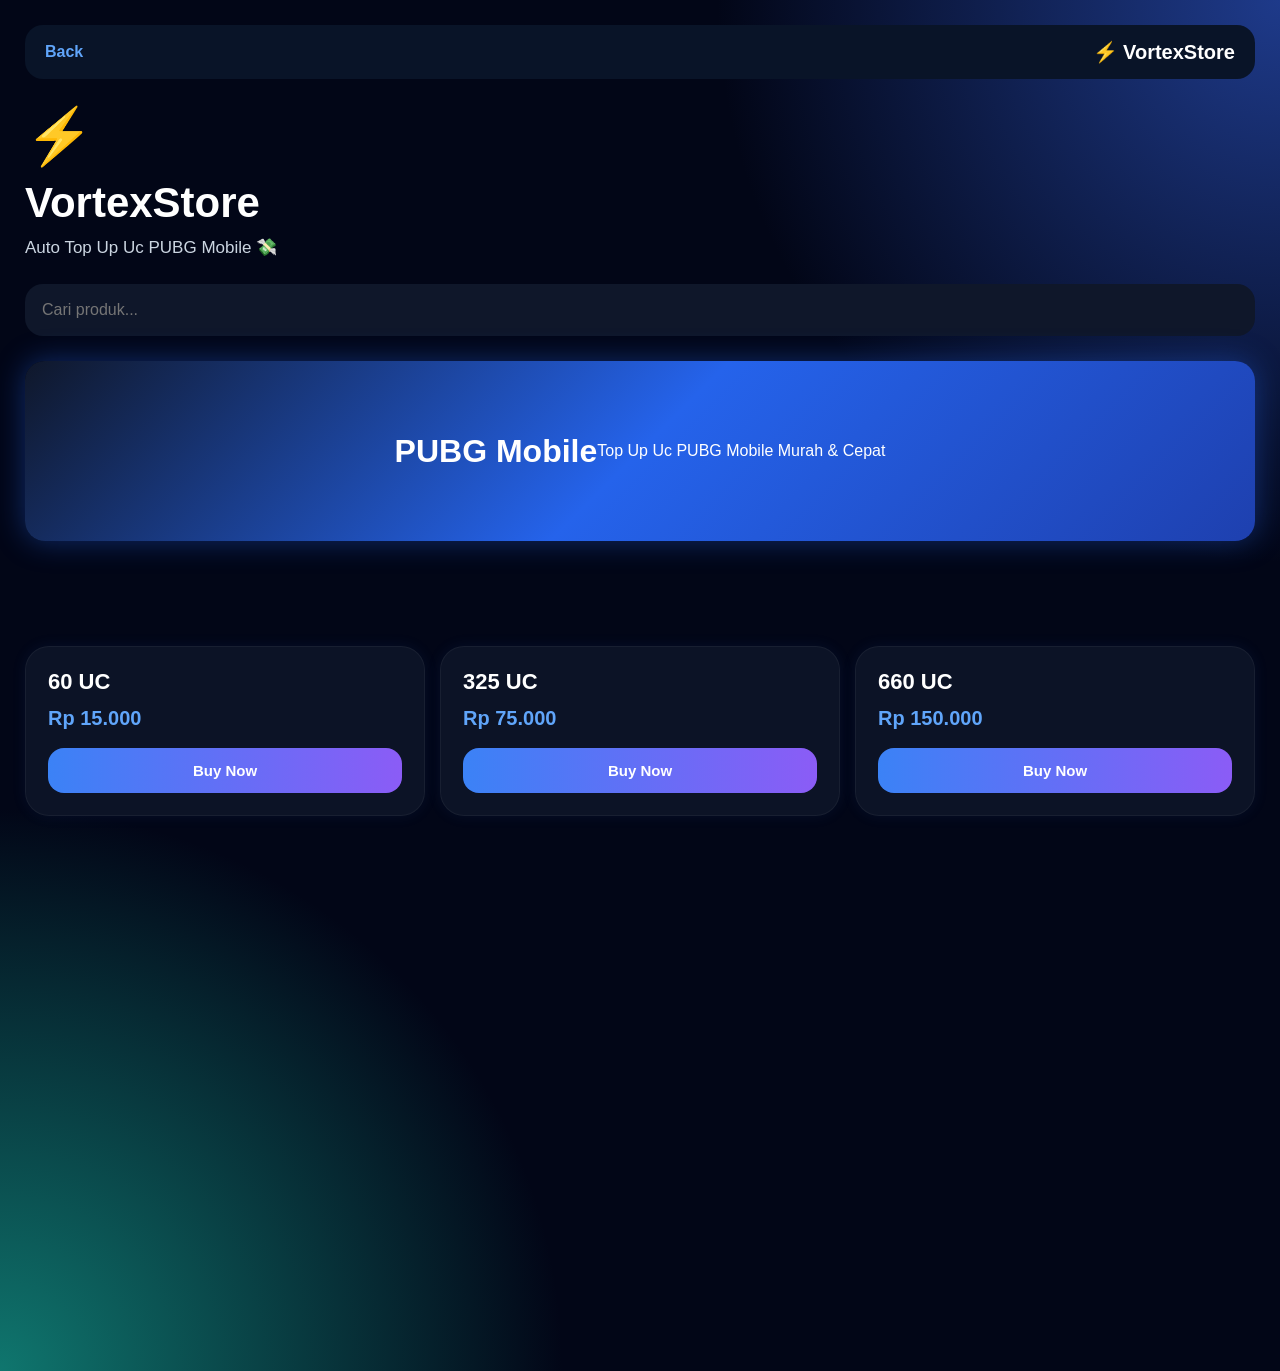
<file: public/PUBG.html>
<!DOCTYPE html>
<html lang="id">

<head>
<meta charset="UTF-8">
<meta name="viewport" content="width=device-width, initial-scale=1.0">

<title>VortexStore</title>

<style>

.top-nav{

display:flex;

align-items:center;

justify-content:space-between;

margin-bottom:25px;

padding:15px 20px;

background:#091428;

border-radius:18px;

}

.top-nav a{

color:#60a5fa;

text-decoration:none;

font-weight:bold;

}

.top-nav h2{

color:white;

font-size:20px;

}

.back-btn{

display:inline-block;

margin-bottom:20px;

padding:12px 20px;

border-radius:12px;

background:#111827;

color:white;

text-decoration:none;

font-weight:bold;

transition:.3s;

}

.back-btn:hover{

background:#2563eb;

}

.hero-banner{

position:relative;
height:180px;

border-radius:20px;

overflow:hidden;

margin-bottom:25px;

background:
linear-gradient(
135deg,
position:relative;
z-index:0;
#0f172a,
#1e3a8a,
#2563eb
);

display:flex;
align-items:center;
justify-content:center;

box-shadow:
0 0 25px rgba(37,99,235,0.5);

}

.ml-banner{

background:
linear-gradient(
135deg,
#0f172a,
#2563eb,
#1e40af
);

padding:40px 20px;

border-radius:20px;

margin-bottom:30px;

box-shadow:
0 0 30px rgba(37,99,235,.4);

}

.slide{

position:absolute;

font-size:28px;
font-weight:bold;

color:white;

opacity:0;

transition:1s;

text-align:center;
padding:20px;

}

.slide.active{

opacity:1;

}

*{
margin:0;
padding:0;
box-sizing:border-box;
}

body{
overflow-x:hidden;
min-height:100vh;
display:flex;
flex-direction:column;
}

.products{
display:grid;
grid-template-columns:
repeat(auto-fit,minmax(160px,1fr));

gap:40px;

margin-top:40px;
  
position:relative;
z-index:1;

}

.card{
width:100%;
overflow:hidden;
}

.popup{
position: fixed;
top: 0;
left: 0;
width: 100%;
height: 100%;
background: rgba(0,0,0,0.7);
display: none;
justify-content: center;
align-items: center;
z-index: 9999;
padding: 20px;
box-sizing: border-box;
}

.popup-box{
background:#0f172a;
padding:30px;
border-radius:25px;
width:100%;
max-width:400px;
}

.popup-box input{
width:100%;
max-width:100%;
}

.popup-box button{
width:100%;
max-width:100%;
}

.footer{
margin-top:auto;
}

.game-grid{

display:grid;
grid-template-columns:
repeat(2,1fr);

gap:15px;
margin-bottom:25px;

}

.game-card{

position:relative;
border-radius:18px;
overflow:hidden;
cursor:pointer;
transition:0.3s;
background:#111827;

}

.game-card:hover{

transform:scale(1.03);

}

.game-card img{

width:100%;
height:140px;
object-fit:cover;
display:block;

}

.game-name{

position:absolute;
bottom:0;
left:0;
right:0;

padding:10px;

background:
linear-gradient(
transparent,
rgba(0,0,0,0.9)
);

color:white;
font-weight:bold;
font-size:15px;

}

.game-menu{

display:flex;
gap:10px;
margin-bottom:20px;
flex-wrap:wrap;

}

.game-menu button{

padding:12px 18px;
border:none;
border-radius:12px;
background:#1e293b;
color:white;
cursor:pointer;
font-weight:bold;
transition:0.3s;

}

.game-menu button:hover{

background:#2563eb;

}

#nicknameBox{

margin-top:10px;
padding:10px;
background:#111827;
border-radius:10px;
color:#00ff99;
font-size:14px;

}

.result-box{
display:none;
margin-top:15px;
padding:15px;
border-radius:14px;
text-align:center;
font-weight:bold;
}

.success{
background:#064e3b;
color:#6ee7b7;
}

.failed{
background:#7f1d1d;
color:#fca5a5;
}

.loading{
display:none;
margin-top:15px;
background:#111827;
padding:14px;
border-radius:14px;
text-align:center;
color:#60a5fa;
font-weight:bold;
}

*{
margin:0;
padding:0;
box-sizing:border-box;
font-family:Arial,sans-serif;
}

body{
background:
radial-gradient(circle at top right,#1e3a8a 0%,transparent 30%),
radial-gradient(circle at bottom left,#0f766e 0%,transparent 30%),
#020617;
color:white;
padding:25px;
min-height:100vh;
overflow-x:hidden;
}

/* HEADER */

.header{
margin-bottom:35px;
}

.logo{
font-size:55px;
margin-bottom:10px;
}

.title{
font-size:42px;
font-weight:bold;
margin-bottom:10px;
}

.subtitle{
font-size:17px;
color:#cbd5e1;
}

/* SEARCH */

.search-box{
margin-top:26px;
margin-bottom:25px;
}

.search-box input{
width:100%;
padding:17px;
border:none;
outline:none;
border-radius:18px;
background:#0f172a;
color:white;
font-size:16px;
}

/* PRODUCTS */

.products{

display:grid;
grid-template-columns:repeat(auto-fit,minmax(150px,1fr));
gap:15px;

min-height:700px;

align-content:start;

}

/* CARD */

.card{
background:rgba(15,23,42,0.85);
border:1px solid rgba(255,255,255,0.05);
padding:22px;
border-radius:24px;
backdrop-filter:blur(10px);
transition:0.3s;
box-shadow:
0 0 15px rgba(59,130,246,0.08);
width:100%;
box-sizing:border-box;

}

.card:hover{
transform:translateY(-4px);
box-shadow:
0 0 20px rgba(59,130,246,0.2);
}

.card h2{
font-size:22px;
margin-bottom:12px;
}

.price{
font-size:20px;
font-weight:bold;
color:#60a5fa;
margin-bottom:18px;
}

.buy-btn{
width:100%;
padding:14px;
border:none;
border-radius:16px;
background:linear-gradient(to right,#3b82f6,#8b5cf6);
color:white;
font-size:15px;
font-weight:bold;
cursor:pointer;
transition:0.2s;
}

.buy-btn:hover{
opacity:0.9;
}

/* MOBILE */

@media(max-width:700px){

.products{
grid-template-columns:1fr;
}

.title{
font-size:34px;
}

.popup{
position:fixed;
top:0;
left:0;
width:100%;
height:100%;
background:rgba(0,0,0,0.75);
display:none;
justify-content:center;
align-items:center;
z-index:999;
padding:20px;
}

.popup-box{
background:#0f172a;
width:100%;
max-width:420px;
padding:30px;
border-radius:24px;
border:1px solid rgba(255,255,255,0.05);
box-shadow:
0 0 30px rgba(59,130,246,0.2);
}

.popup-box input::placeholder{
color:#94a3b8;
}

.popup-box h2{
font-size:28px;
margin-bottom:10px;
}

.product-price{
font-size:22px;
font-weight:bold;
color:#60a5fa;
margin-bottom:25px;
}

.popup-box input{
width:100%;
padding:15px;
border:none;
outline:none;
border-radius:14px;
background:#1e293b;
color:white;
font-size:16px;
margin-bottom:15px;
}

.nickname{
background:#111827;
padding:14px;
border-radius:14px;
margin-bottom:20px;
color:#cbd5e1;
}

.popup-box button{
width:100%;
padding:15px;
border:none;
border-radius:14px;
background:linear-gradient(to right,#3b82f6,#8b5cf6);
color:white;
font-size:16px;
font-weight:bold;
margin-top:10px;
cursor:pointer;
}

.close-btn{
background:#ef4444 !important;
}

}

</style>

</head>

<body>

<div class="top-nav">

<a href="index.html">
Back
</a>

<h2>⚡ VortexStore</h2>

</div>

<!-- HEADER -->

<div class="header">

<div class="logo">⚡</div>

<div class="title">
VortexStore
</div>

<div class="subtitle">
Auto Top Up Uc PUBG Mobile 💸
</div>

<div class="search-box">
<input type="text"
id="searchInput"
placeholder="Cari produk..."
onkeyup="searchProducts()">
</div>

<!-- PRODUCTS -->

<div class="hero-banner ml-banner">

<h1>PUBG Mobile</h1>

<p>
Top Up Uc PUBG Mobile Murah & Cepat
</p>

</div>
  
</div>

<div class="products" id="products"></div>

<!-- SCRIPT -->

<div class="popup" id="popup">

<div class="popup-box">

<h2 id="productName">Product</h2>

<div class="product-price" id="productPrice">
Rp 0
</div>

<input
type="text"
id="userId"
placeholder="Masukkan User ID"
onkeyup="checkNickname()">

<div id="serverBox">

<input
type="text"
id="serverId"
placeholder="Masukkan Server ID">

</div>

<div id="nicknameBox">
Nickname: -
</div>

<div class="loading" id="loading">
Memproses transaksi...
</div>

<div class="result-box" id="resultBox">
Status transaksi
</div>

<button onclick="submitOrder()">
Checkout
</button>

<button
class="close-btn"
onclick="closePopup()">
Tutup
</button>

</div>
  
</div>

<script>

async function checkNickname(){

const userId =
document.getElementById("userId").value

if(userId.length < 5) return

try{

const response =
await fetch('/nickname',{

method:'POST',

headers:{
'Content-Type':'application/json'
},

body:JSON.stringify({
userId
})

})

const data = await response.json()

document.getElementById(
'nicknameBox'
).innerHTML =
'Nickname: ' + data.nickname

}catch(err){

document.getElementById(
'nicknameBox'
).innerHTML =
'Nickname tidak ditemukan'

}

}


let currentGame = ''
const games = {

ml:[

{
service:"MLA3-S13",
name:"3 Diamonds",
price:"Rp 1.030"
},

{
service:"MLA5-S13",
name:"5 Diamonds",
price:"Rp 1.452"
},

{
service:"MLA10-S13",
name:"10 Diamonds",
price:"Rp 2.904"
}

],

ff:[

{
kode:'FF5',
nama:'5 Diamonds',
harga:'Rp 1.000'
},

{
kode:'FF12',
nama:'12 Diamonds',
harga:'Rp 2.000'
},

{
kode:'FF50',
nama:'50 Diamonds',
harga:'Rp 8.000'
}

],

pubg:[

{
kode:'PUBG60',
nama:'60 UC',
harga:'Rp 15.000'
},

{
kode:'PUBG325',
nama:'325 UC',
harga:'Rp 75.000'
},

{
kode:'PUBG660',
nama:'660 UC',
harga:'Rp 150.000'
}

],

}

const productContainer = document.querySelector(".products")

function loadGame(game){

const productContainer =
document.getElementById("products")

productContainer.innerHTML = ""

games[game].forEach(product=>{

productContainer.innerHTML += `

<div class="card">

<h2>${product.nama}</h2>

<div class="price">
${product.harga}
</div>

<button class="buy-btn"
onclick="orderNow(
'${product.kode}',
'${product.nama}',
'${product.harga}'
)">
Buy Now
</button>

</div>

`

})

}


function searchProducts() {

const input = document
.getElementById("searchInput")
.value.toLowerCase()

const cards =
document.querySelectorAll(".card")

cards.forEach(card => {

const text =
card.innerText.toLowerCase()

if(text.includes(input)) {

card.style.display = "block"

} else {

card.style.display = "none"

}

})

}


let selectedService = ''
let selectedPrice = ''
let selectedProduct = ''

function orderNow(service,product,price){

selectedService = service
selectedProduct = product
selectedPrice = price

document.getElementById('popup')
.style.display = 'flex'

const serverBox =
document.getElementById('serverBox')

if(currentGame === 'ml'){

serverBox.style.display = 'block'

}else{

serverBox.style.display = 'none'

}

document.getElementById('productName')
.innerText = product

document.getElementById('productPrice')
.innerText = price

}

function closePopup(){

document.getElementById('popup')
.style.display = 'none'

}

async function submitOrder(){

const userId =
document.getElementById('userId').value

if(!userId){

alert('Lengkapi data')

return

}

document.getElementById('nicknameBox')
.innerText = 'Nickname: Player PUBG'

document.getElementById('loading')
.style.display = 'block'

try{

const response = await fetch('/order',{

method:'POST',

headers:{
'Content-Type':'application/json'
},

body:JSON.stringify({

userId:userId,
service:selectedService

})

})

const result = await response.json()

document.getElementById('loading')
.style.display = 'none'

alert(JSON.stringify(result))

const resultBox =
document.getElementById('resultBox')

resultBox.style.display = 'block'

if(
result.result == true ||
result.success == true
){

resultBox.className =
'result-box success'

resultBox.innerText =
'✅ Transaksi Berhasil'

}else{

resultBox.className =
'result-box failed'

resultBox.innerText =
'❌ ' + (
result.message ||
'Transaksi Gagal'
)

}

}catch(err){

document.getElementById('loading')
.style.display = 'none'

alert('Server Error')

}

}

const slides =
document.querySelectorAll('.slide')

let currentSlide = 0

setInterval(()=>{

slides[currentSlide]
.classList.remove('active')

currentSlide++

if(currentSlide >= slides.length){

currentSlide = 0

}

slides[currentSlide]
.classList.add('active')

},3000)

loadGame('pubg')

</script>
</body>
  </html>
</file>
<file: public/css/style.css>
.section-divider{
width:80px;
height:2px;
margin:35px auto 25px;
background:linear-gradient(
90deg,
transparent,
#60a5fa,
transparent
);
}

.section-title{
text-align:center;
font-size:26px;
font-weight:700;
margin-top:45px;
margin-bottom:8px;
color:white;
}

.section-subtitle{
text-align:center;
color:#94a3b8;
margin-bottom:25px;
}

.products{
display:grid;
grid-template-columns:
repeat(auto-fit,minmax(150px,1fr));

gap:15px;

min-height:700px;

align-content:start;
}

.hero-banner{
position:relative;
height:300px;
border-radius:20px;
display:flex;
align-items:center;
justify-content:center;
background:linear-gradient(135deg,#0b0415,#2d0a4f,#5b21b6);
margin-bottom:20px;
overflow:hidden;
}


.hero-banner::before{
content:"";
position:absolute;
inset:-50px;
background:
radial-gradient(circle at top, rgba(0,194,255,0.15), transparent 60%),
radial-gradient(circle at bottom, rgba(108,92,231,0.15), transparent 60%);
pointer-events:none;
}

.hero-content{
text-align:center;
color:white;
padding:20px;
position:relative;
z-index:2;
}

.hero-content h1{
font-size:42px;
font-weight:800;
letter-spacing:-1px;
}

.hero-content p{
max-width:500px;
margin:10px auto 18px;
line-height:1.4;
color:#dbe4ff;
}

.hero-badge{
display:inline-block;
padding:6px 14px;
border-radius:999px;
background:rgba(255,255,255,0.08);
border:1px solid rgba(255,255,255,0.15);
box-shadow:0 0 20px rgba(59,130,246,.15);
font-size:12px;
margin-bottom:10px;
backdrop-filter:blur(10px);
}

.hero-meta{
display:flex;
justify-content:center;
gap:10px;
flex-wrap:wrap;
margin-bottom:15px;
}

.hero-meta span{
font-size:12px;
padding:6px 10px;
border-radius:10px;
background:rgba(255,255,255,0.06);
border:1px solid rgba(255,255,255,0.08);
backdrop-filter:blur(8px);
}

.hero-subtext{
margin-top:12px;
font-size:13px;
color:#cbd5e1;
}

.cta-btn{
display:inline-block;
padding:12px 22px;
border-radius:14px;
background:linear-gradient(90deg,#00c2ff,#6c5ce7);
color:white;
font-weight:bold;
text-decoration:none;
box-shadow:0 0 25px rgba(0,194,255,0.25);
transition:0.3s;
}

.cta-btn:hover{
transform:scale(1.05);
box-shadow:0 0 35px rgba(108,92,231,0.45);
}

.cta-btn:active{
transform:translateY(0);
}

.cta-btn::before{
content:'';
position:absolute;
top:0;
left:-100%;

width:100%;
height:100%;

background:
linear-gradient(
90deg,
transparent,
rgba(255,255,255,.25),
transparent
);

transition:.6s;
}

.cta-btn:hover::before{
left:100%;
}

.popup-box{
width:90%;
max-width:400px;
margin:auto;
}

.popup-box input{
width:100%;
max-width:100%;
}

.popup-box button{
width:100%;
max-width:100%;
}

.game-grid{

display:grid;

grid-template-columns:
repeat(2,1fr);

gap:20px;

margin-top:40px;

}

.game-card{

position:relative;

overflow:hidden;

height:190px;

border-radius:22px;

cursor:pointer;

background:
linear-gradient(
135deg,
#111827,
#1e293b
);

border:
1px solid rgba(255,255,255,.08);

box-shadow:
0 10px 30px rgba(0,0,0,.25);

transition:
transform .35s ease,
box-shadow .35s ease;

}

.game-card::before{

content:"";

position:absolute;

top:0;
left:-120%;

width:100%;
height:100%;

background:
linear-gradient(
90deg,
transparent,
rgba(255,255,255,.12),
transparent
);

transition:.8s;

z-index:2;

}

.game-card:hover::before{

left:120%;

}

.game-card img{

width:100%;
height:100%;

object-fit:cover;

transition:.45s;

filter:
brightness(.8)
contrast(1.05);

}

.game-card:hover img{

transform:
scale(1.08);

filter:
brightness(1);

}

.game-card:hover{

transform:
translateY(-6px);

box-shadow:
0 20px 40px
rgba(59,130,246,.25);

}

.game-card::after{

content:"";

position:absolute;

left:0;
right:0;
bottom:0;

height:80px;

background:
linear-gradient(
to top,
rgba(0,0,0,.9),
transparent
);

}

.game-card h2{

position:absolute;

left:16px;
bottom:16px;

z-index:3;

font-size:20px;

font-weight:700;

color:white;

text-shadow:
0 2px 8px rgba(0,0,0,.8);

}
.game-name{

position:absolute;

bottom:15px;
left:15px;

color:white;

font-size:18px;
font-weight:bold;

text-shadow:0 0 15px rgba(0,0,0,0.4);

}

.game-menu{

display:flex;
gap:10px;
margin-bottom:20px;
flex-wrap:wrap;

}

.game-menu button{

padding:12px 18px;
border:none;
border-radius:12px;
background:#1e293b;
color:white;
cursor:pointer;
font-weight:bold;
transition:0.3s;

}

.game-menu button:hover{

background:#2563eb;

}

#nicknameBox{

margin-top:10px;
padding:10px;
background:#111827;
border-radius:10px;
color:#00ff99;
font-size:14px;

}

.result-box{
display:none;
margin-top:15px;
padding:15px;
border-radius:14px;
text-align:center;
font-weight:bold;
}

.success{
background:#064e3b;
color:#6ee7b7;
}

.failed{
background:#7f1d1d;
color:#fca5a5;
}

.loading{
display:none;
margin-top:15px;
background:#111827;
padding:14px;
border-radius:14px;
text-align:center;
color:#60a5fa;
font-weight:bold;
}

*{
margin:0;
padding:0;
box-sizing:border-box;
font-family:Arial,sans-serif;
}

body{
overflow-x:hidden;
min-height:100vh;
display:flex;
flex-direction:column;

background:
radial-gradient(
circle at top right,
rgba(139,92,246,.35),
transparent 35%
),
radial-gradient(
circle at bottom left,
rgba(192,38,255,.25),
transparent 35%
),
#05010a;

color:white;
}

/* HEADER */

.logo{

font-size:30px;

font-weight:700;

color:white;

display:flex;

align-items:center;

gap:8px;

}

.title{
font-size:42px;
font-weight:bold;
margin-bottom:10px;
}

.subtitle{
font-size:17px;
color:#cbd5e1;
}

/* SEARCH */

.search-box{
margin-top:26px;
margin-bottom:25px;
}

.search-box input{
width:100%;
padding:17px;
border:none;
outline:none;
border-radius:18px;
background:#0f172a;
color:white;
font-size:16px;
}

/* PRODUCTS */

/* CARD */

.card{
background:rgba(20,10,35,.85);
border:1px solid rgba(139,92,246,.15);
padding:22px;
border-radius:24px;
backdrop-filter:blur(15px);
transition:0.3s;
box-shadow:
0 0 15px rgba(59,130,246,0.08);
width:100%;
box-sizing:border-box;
overflow:hidden;

}

.card:hover{
transform:translateY(-5px);
box-shadow:
0 0 35px rgba(139,92,246,.35);
}

.card h2{
font-size:22px;
margin-bottom:12px;
}

.price{
font-size:20px;
font-weight:bold;
color:#60a5fa;
margin-bottom:18px;
}

.buy-btn{
width:100%;
padding:14px;
border:none;
border-radius:16px;
background:linear-gradient(to right,#3b82f6,#8b5cf6);
color:white;
font-size:15px;
font-weight:bold;
cursor:pointer;
transition:0.2s;
}

.buy-btn:hover{
opacity:0.9;
}

/* MOBILE */

.title{
font-size:34px;
}

.popup{
position:fixed;
top:0;
left:0;
width:100%;
height:100%;
background:rgba(0,0,0,0.75);
display:none;
justify-content:center;
align-items:center;
z-index:999;
padding:20px;
}

.popup-box{
background:#0f172a;
width:100%;
max-width:420px;
padding:30px;
border-radius:24px;
border:1px solid rgba(255,255,255,0.05);
box-shadow:
0 0 30px rgba(59,130,246,0.2);
}

.popup-box input::placeholder{
color:#94a3b8;
}

.popup-box h2{
font-size:28px;
margin-bottom:10px;
}

.product-price{
font-size:22px;
font-weight:bold;
color:#60a5fa;
margin-bottom:25px;
}

.popup-box input{
width:100%;
padding:15px;
border:none;
outline:none;
border-radius:14px;
background:#1e293b;
color:white;
font-size:16px;
margin-bottom:15px;
}

.nickname{
background:#111827;
padding:14px;
border-radius:14px;
margin-bottom:20px;
color:#cbd5e1;
}

.popup-box button{
width:100%;
padding:15px;
border:none;
border-radius:14px;
background:linear-gradient(to right,#3b82f6,#8b5cf6);
color:white;
font-size:16px;
font-weight:bold;
margin-top:10px;
cursor:pointer;
}

.close-btn{
background:#ef4444 !important;
}

.features{

display:grid;

grid-template-columns:
repeat(3,1fr);

gap:15px;

padding:20px;

margin-top:30px;

}

.feature-box{

background:#091428;

border-radius:20px;

padding:20px;

text-align:center;

box-shadow:
0 0 20px rgba(59,130,246,0.2);

}

.feature-box:hover{

transform:translateY(-5px);

box-shadow:
0 0 25px rgba(59,130,246,0.5);

}

.feature-box h3{

color:white;

margin-bottom:10px;

}

.feature-box p{

color:#9ca3af;

font-size:14px;

}

.footer{

margin-top:auto;

padding:40px 20px;

background:#091428;

text-align:center;

border-top:
1px solid rgba(255,255,255,0.1);

}

.footer h2{

color:white;

margin-bottom:10px;

}

.footer p{

color:#9ca3af;

margin-bottom:15px;

}

.footer-links{

display:flex;

justify-content:center;

align-items:center;

gap:14px;

flex-wrap:wrap;

margin-top:15px;

}

.footer-links a{

display:flex;

align-items:center;

justify-content:center;

gap:6px;

min-width:110px;

padding:10px 16px;

border-radius:14px;

background:#111827;

color:#e2e8f0 !important;

text-decoration:none;

font-size:14px;

font-weight:600;

transition:0.3s;

border:
1px solid rgba(255,255,255,0.05);

}

.footer-links a:hover{

transform:translateY(-3px);

background:#1e293b;

color:white;

box-shadow:
0 0 18px rgba(59,130,246,0.35);

}

.footer-links a:nth-child(1){

color:#22c55e !important;

}

.footer-links a:nth-child(2){

color:#c084fc !important;

}

.footer-links a:nth-child(3){

color:#60a5fa !important;

}

.footer-links a:nth-child(1):hover{

box-shadow:
0 0 18px rgba(34,197,94,0.5);

}

.footer-links a:nth-child(2):hover{

box-shadow:
0 0 18px rgba(192,132,252,0.5);

}

.footer-links a:nth-child(3):hover{

box-shadow:
0 0 18px rgba(96,165,250,0.5);

}

.copyright{

font-size:13px;

color:#6b7280;

}

.promo-banner{

height:220px;

border-radius:24px;

margin-top:20px;

padding:25px;

display:flex;

align-items:center;

background:
linear-gradient(
135deg,
#0f172a,
#1e3a8a
);

box-shadow:
0 0 25px rgba(59,130,246,0.25);

}

.promo-content h1{

color:white;

font-size:30px;

margin-bottom:10px;

}

.promo-content p{

color:#cbd5e1;

margin-bottom:20px;

}

.promo-content a{

display:inline-block;

padding:10px 18px;

background:#3b82f6;

color:white !important;

text-decoration:none;

border-radius:12px;

font-weight:bold;

transition:0.3s;

}

.promo-content a:hover{

background:#2563eb;

transform:scale(1.05);

}

.mini-event{

display:grid;

grid-template-columns:
repeat(3,1fr);

gap:15px;

margin-top:20px;

}

.event-card{

position:relative;

overflow:hidden;

padding:18px;

border-radius:18px;

background:
linear-gradient(
135deg,
rgba(15,23,42,.92),
rgba(30,41,59,.85)
);

border:1px solid
rgba(255,255,255,.08);

backdrop-filter:blur(12px);

transition:
transform .3s ease,
box-shadow .3s ease;

}

.event-card::before{

content:"";

position:absolute;

width:140px;
height:140px;

background:
rgba(59,130,246,.18);

border-radius:50%;

top:-50px;
right:-50px;

filter:blur(40px);

}

.event-card::after{

content:"";

position:absolute;

top:0;
left:-120%;

width:100%;
height:100%;

background:
linear-gradient(
90deg,
transparent,
rgba(255,255,255,.08),
transparent
);

transition:.8s;

}

.event-card:hover::after{

left:120%;

}

.event-card:hover{

transform:translateY(-6px);

box-shadow:
0 15px 35px
rgba(59,130,246,.25);

}

.event-card h3{

color:white;

font-size:16px;

margin-bottom:6px;

position:relative;

z-index:2;

}

.event-card p{

color:#cbd5e1;

font-size:13px;

line-height:1.5;

position:relative;

z-index:2;

margin:0;

}

.event-text{

display:flex;

flex-direction:column;

gap:6px;

position:relative;

z-index:2;

}

.navbar{

display:flex;

align-items:center;

gap:15px;

padding:10px 15px;

background:
rgba(15,6,24,.8);

backdrop-filter:blur(20px);

border:
1px solid rgba(139,92,246,.15);

border-radius:15px;

margin-bottom:10px;

}

.menu-btn{

font-size:20px;

color:white;

cursor:pointer;

width:30px;

height:30px;

display:flex;

align-items:center;

justify-content:center;

}

.search-container{

flex:1;

display:flex;

justify-content:flex-end;

}

#searchInput{

width:120px;

height:32px;

border:none;

outline:none;

padding:0 10px;

border-radius:8px;

background:rgba(255,255,255,0.1);

color:white;

font-size:14px;

}

#searchInput::placeholder{

color:rgba(255,255,255,0.7);

}

.side-menu{

position:fixed;

top:0;

left:-280px;

width:200px;

height:100vh;

background:rgba(8,15,40,0.95);

backdrop-filter:blur(20px);

-webkit-backdrop-filter:blur(20px);

padding:30px;

display:flex;

flex-direction:column;

gap:18px;

transition:0.3s;

z-index:1001;

}

.side-menu.active{

left:0;

}

.side-menu a{

color:white;

text-decoration:none;

font-size:18px;

font-weight:600;

padding:12px 0;

border-bottom:1px solid rgba(255,255,255,0.08);

}

.close-btn{

display:inline-flex;

align-items:center;

justify-content:center;

width:40px;

height:40px;

font-size:24px;

color:white;

cursor:pointer;

border-radius:10px;

margin-bottom:25px;

}

.overlay{

position:fixed;

top:0;

left:0;

width:100%;

height:100%;

background:rgba(0,0,0,0.5);

display:none;

z-index:1000;

}

.overlay.active{

display:block;

}
</file>
<file: public/css/product.css>
.payment-method{

display:flex;
align-items:center;
gap:12px;

padding:15px;
border-radius:14px;
background:#111827;
margin-bottom:10px;
cursor:pointer;
transition:.3s;

}

.payment-method:hover{

border:1px solid #60a5fa;

}

.payment-method.active{

border:1px solid #60a5fa;

box-shadow:
0 0 20px rgba(59,130,246,.35);

}

.package-option.active{

border:1px solid #60a5fa;

box-shadow:
0 0 20px rgba(59,130,246,.4);

transform:translateY(-3px);

}

.payment-method img{

width:32px;
height:32px;
object-fit:contain;

}

.selected-package{

margin-top:25px;

padding:20px;

border-radius:20px;

background:rgba(20,10,35,.85);

border:1px solid rgba(139,92,246,.15);

text-align:center;

}

.selected-package h3{

margin-bottom:10px;

}

#selectedPackage{

color:#94a3b8;

margin-bottom:10px;

}

#selectedPrice{

color:#60a5fa;

font-size:30px;

margin-bottom:15px;

}

.checkout-btn{

display:inline-block;

padding:14px 24px;

border-radius:14px;

background:
linear-gradient(
90deg,
#00c2ff,
#6c5ce7
);

color:white;

text-decoration:none;

font-weight:bold;

}

.package-grid{

display:grid;

grid-template-columns:
repeat(2,1fr);

gap:15px;

margin-top:20px;

}

.package-option{

background:#091428;

padding:18px;

border-radius:16px;

text-align:center;

border:1px solid rgba(255,255,255,.08);

cursor:pointer;

transition:.3s;

}

.package-option:hover{

transform:translateY(-4px);

border-color:#60a5fa;

box-shadow:
0 0 20px rgba(59,130,246,.25);

}

.package-option span{

color:#60a5fa;

font-weight:bold;

}

.section-title{
font-size:28px;
font-weight:bold;
margin:25px 0 8px;
color:white;
}

.section-subtitle{
color:#94a3b8;
margin-bottom:20px;
}

.player-form{

background:rgba(20,10,35,.85);

padding:20px;

border-radius:20px;

margin:20px 0;

}

.player-form h2{

margin-bottom:15px;

}

.player-form input{

width:100%;

padding:14px;

margin-bottom:12px;

border:none;

border-radius:12px;

background:#1e293b;

color:white;

}

.top-nav{

display:flex;

align-items:center;

justify-content:space-between;

margin-bottom:25px;

padding:15px 20px;

background:#091428;

border-radius:18px;

}

.top-nav a{

color:#60a5fa;

text-decoration:none;

font-weight:bold;

}

.top-nav h2{

color:white;

font-size:20px;

}

.back-btn{

display:inline-block;

margin-bottom:20px;

padding:12px 20px;

border-radius:12px;

background:#111827;

color:white;

text-decoration:none;

font-weight:bold;

transition:.3s;

}

.back-btn:hover{

background:#2563eb;

}

.hero-banner{

position:relative;
height:180px;

border-radius:20px;

overflow:hidden;

margin-bottom:25px;

background:
linear-gradient(
135deg,
position:relative;
z-index:0;
#0f172a,
#1e3a8a,
#2563eb
);

display:flex;
align-items:center;
justify-content:center;

box-shadow:
0 0 25px rgba(37,99,235,0.5);

}

.ml-banner{

background:
linear-gradient(
135deg,
#0f172a,
#2563eb,
#1e40af
);

padding:40px 20px;

border-radius:20px;

margin-bottom:30px;

box-shadow:
0 0 30px rgba(37,99,235,.4);

}

.slide{

position:absolute;

font-size:28px;
font-weight:bold;

color:white;

opacity:0;

transition:1s;

text-align:center;
padding:20px;

}

.slide.active{

opacity:1;

}

*{
margin:0;
padding:0;
box-sizing:border-box;
}

body{
overflow-x:hidden;
min-height:100vh;
display:flex;
flex-direction:column;
}

.products{
display:grid;
grid-template-columns:
repeat(auto-fit,minmax(160px,1fr));

gap:40px;

margin-top:40px;
  
position:relative;
z-index:1;

}

.card{
width:100%;
overflow:hidden;
}

.popup-box{
width:90%;
max-width:400px;
margin:auto;
}

.popup-box input{
width:100%;
max-width:100%;
}

.popup-box button{
width:100%;
max-width:100%;
}

.footer{
margin-top:auto;
}

.game-grid{

display:grid;
grid-template-columns:
repeat(2,1fr);

gap:15px;
margin-bottom:25px;

}

.game-card{

position:relative;
border-radius:18px;
overflow:hidden;
cursor:pointer;
transition:0.3s;
background:#111827;

}

.game-card:hover{

transform:scale(1.03);

}

.game-card img{

width:100%;
height:140px;
object-fit:cover;
display:block;

}

.game-name{

position:absolute;
bottom:0;
left:0;
right:0;

padding:10px;

background:
linear-gradient(
transparent,
rgba(0,0,0,0.9)
);

color:white;
font-weight:bold;
font-size:15px;

}

.game-menu{

display:flex;
gap:10px;
margin-bottom:20px;
flex-wrap:wrap;

}

.game-menu button{

padding:12px 18px;
border:none;
border-radius:12px;
background:#1e293b;
color:white;
cursor:pointer;
font-weight:bold;
transition:0.3s;

}

.game-menu button:hover{

background:#2563eb;

}

#nicknameBox{

margin-top:10px;
padding:10px;
background:#111827;
border-radius:10px;
color:#00ff99;
font-size:14px;

}

.result-box{
display:none;
margin-top:15px;
padding:15px;
border-radius:14px;
text-align:center;
font-weight:bold;
}

.success{
background:#064e3b;
color:#6ee7b7;
}

.failed{
background:#7f1d1d;
color:#fca5a5;
}

.loading{
display:none;
margin-top:15px;
background:#111827;
padding:14px;
border-radius:14px;
text-align:center;
color:#60a5fa;
font-weight:bold;
}

*{
margin:0;
padding:0;
box-sizing:border-box;
font-family:Arial,sans-serif;
}

body{
background:
radial-gradient(circle at top right,#1e3a8a 0%,transparent 30%),
radial-gradient(circle at bottom left,#0f766e 0%,transparent 30%),
#020617;
color:white;
padding:25px;
min-height:100vh;
overflow-x:hidden;
}

/* HEADER */

.header{
margin-bottom:35px;
}

.logo{
font-size:55px;
margin-bottom:10px;
}

.title{
font-size:42px;
font-weight:bold;
margin-bottom:10px;
}

.subtitle{
font-size:17px;
color:#cbd5e1;
}

/* SEARCH */

.search-box{
margin-top:26px;
margin-bottom:25px;
}

.search-box input{
width:100%;
padding:17px;
border:none;
outline:none;
border-radius:18px;
background:#0f172a;
color:white;
font-size:16px;
}

/* PRODUCTS */

.products{

display:grid;
grid-template-columns:repeat(auto-fit,minmax(150px,1fr));
gap:15px;

min-height:700px;

align-content:start;

}

/* CARD */

.card{
background:rgba(15,23,42,0.85);
border:1px solid rgba(255,255,255,0.05);
padding:22px;
border-radius:24px;
backdrop-filter:blur(10px);
transition:0.3s;
box-shadow:
0 0 15px rgba(59,130,246,0.08);
width:100%;
box-sizing:border-box;

}

.card:hover{
transform:translateY(-4px);
box-shadow:
0 0 20px rgba(59,130,246,0.2);
}

.card h2{
font-size:22px;
margin-bottom:12px;
}

.price{
font-size:20px;
font-weight:bold;
color:#60a5fa;
margin-bottom:18px;
}

.buy-btn{
width:100%;
padding:14px;
border:none;
border-radius:16px;
background:linear-gradient(to right,#3b82f6,#8b5cf6);
color:white;
font-size:15px;
font-weight:bold;
cursor:pointer;
transition:0.2s;
}

.buy-btn:hover{
opacity:0.9;
}

/* MOBILE */

@media(max-width:700px){

.products{
grid-template-columns:1fr;
}

.title{
font-size:34px;
}

.popup{
position:fixed;
top:0;
left:0;
width:100%;
height:100%;
background:rgba(0,0,0,0.75);
display:none;
justify-content:center;
align-items:center;
z-index:999;
padding:20px;
}

.popup-box{
background:#0f172a;
width:100%;
max-width:420px;
padding:30px;
border-radius:24px;
border:1px solid rgba(255,255,255,0.05);
box-shadow:
0 0 30px rgba(59,130,246,0.2);
}

.popup-box input::placeholder{
color:#94a3b8;
}

.popup-box h2{
font-size:28px;
margin-bottom:10px;
}

.product-price{
font-size:22px;
font-weight:bold;
color:#60a5fa;
margin-bottom:25px;
}

.popup-box input{
width:100%;
padding:15px;
border:none;
outline:none;
border-radius:14px;
background:#1e293b;
color:white;
font-size:16px;
margin-bottom:15px;
}

.nickname{
background:#111827;
padding:14px;
border-radius:14px;
margin-bottom:20px;
color:#cbd5e1;
}

.popup-box button{
width:100%;
padding:15px;
border:none;
border-radius:14px;
background:linear-gradient(to right,#3b82f6,#8b5cf6);
color:white;
font-size:16px;
font-weight:bold;
margin-top:10px;
cursor:pointer;
}

.close-btn{
background:#ef4444 !important;
}

}
</file>
